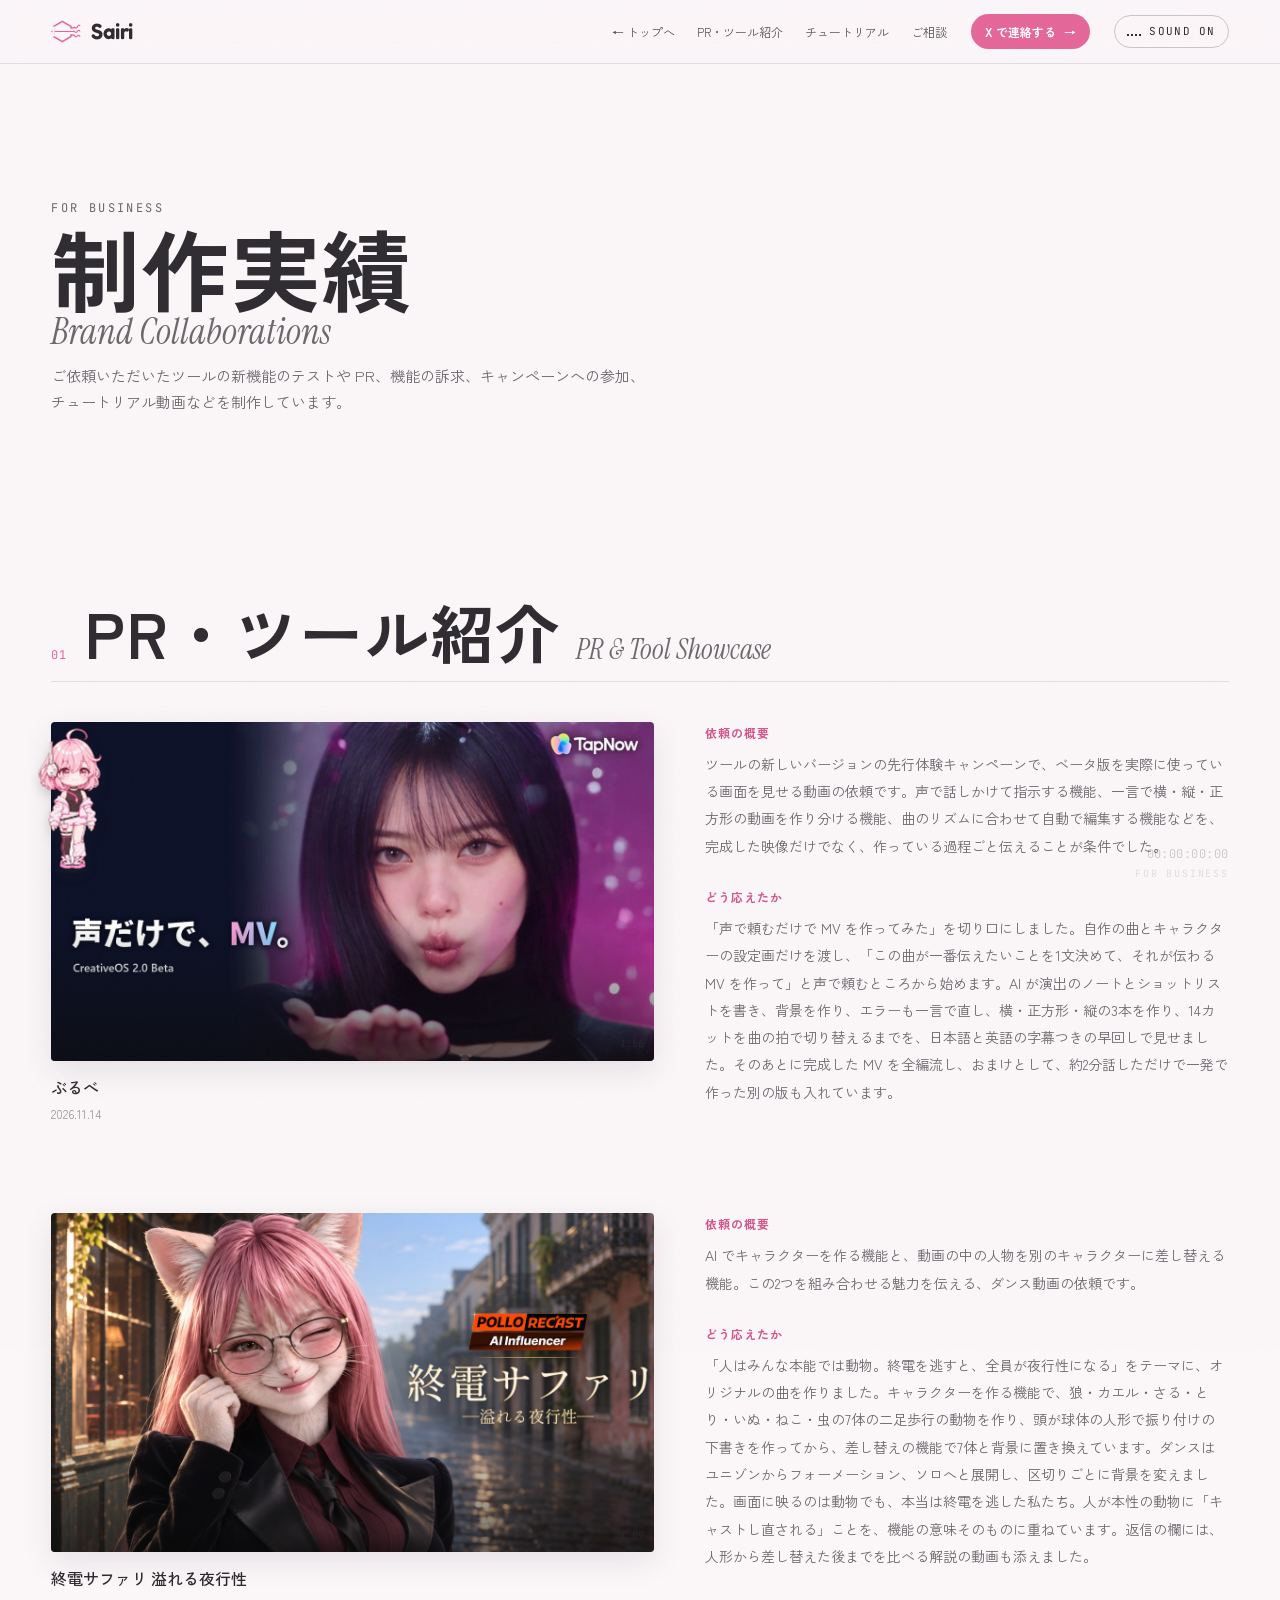
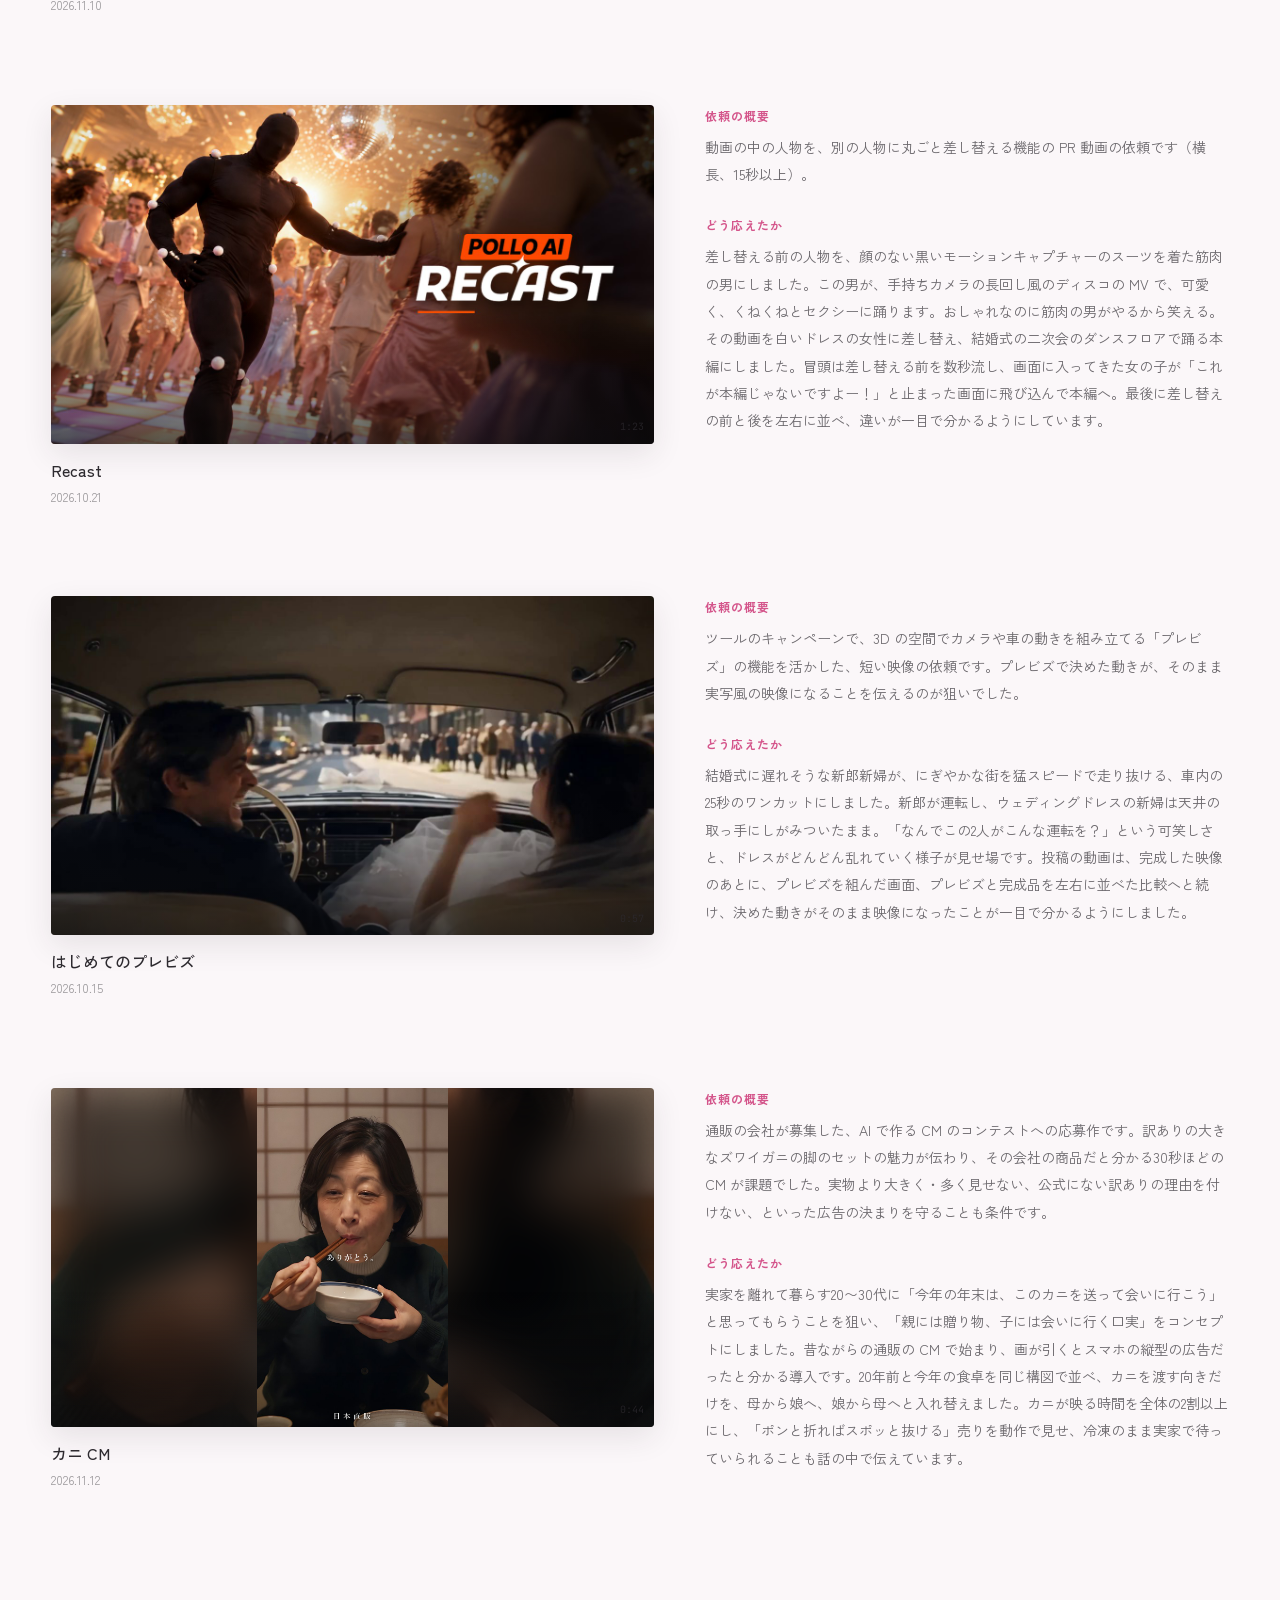
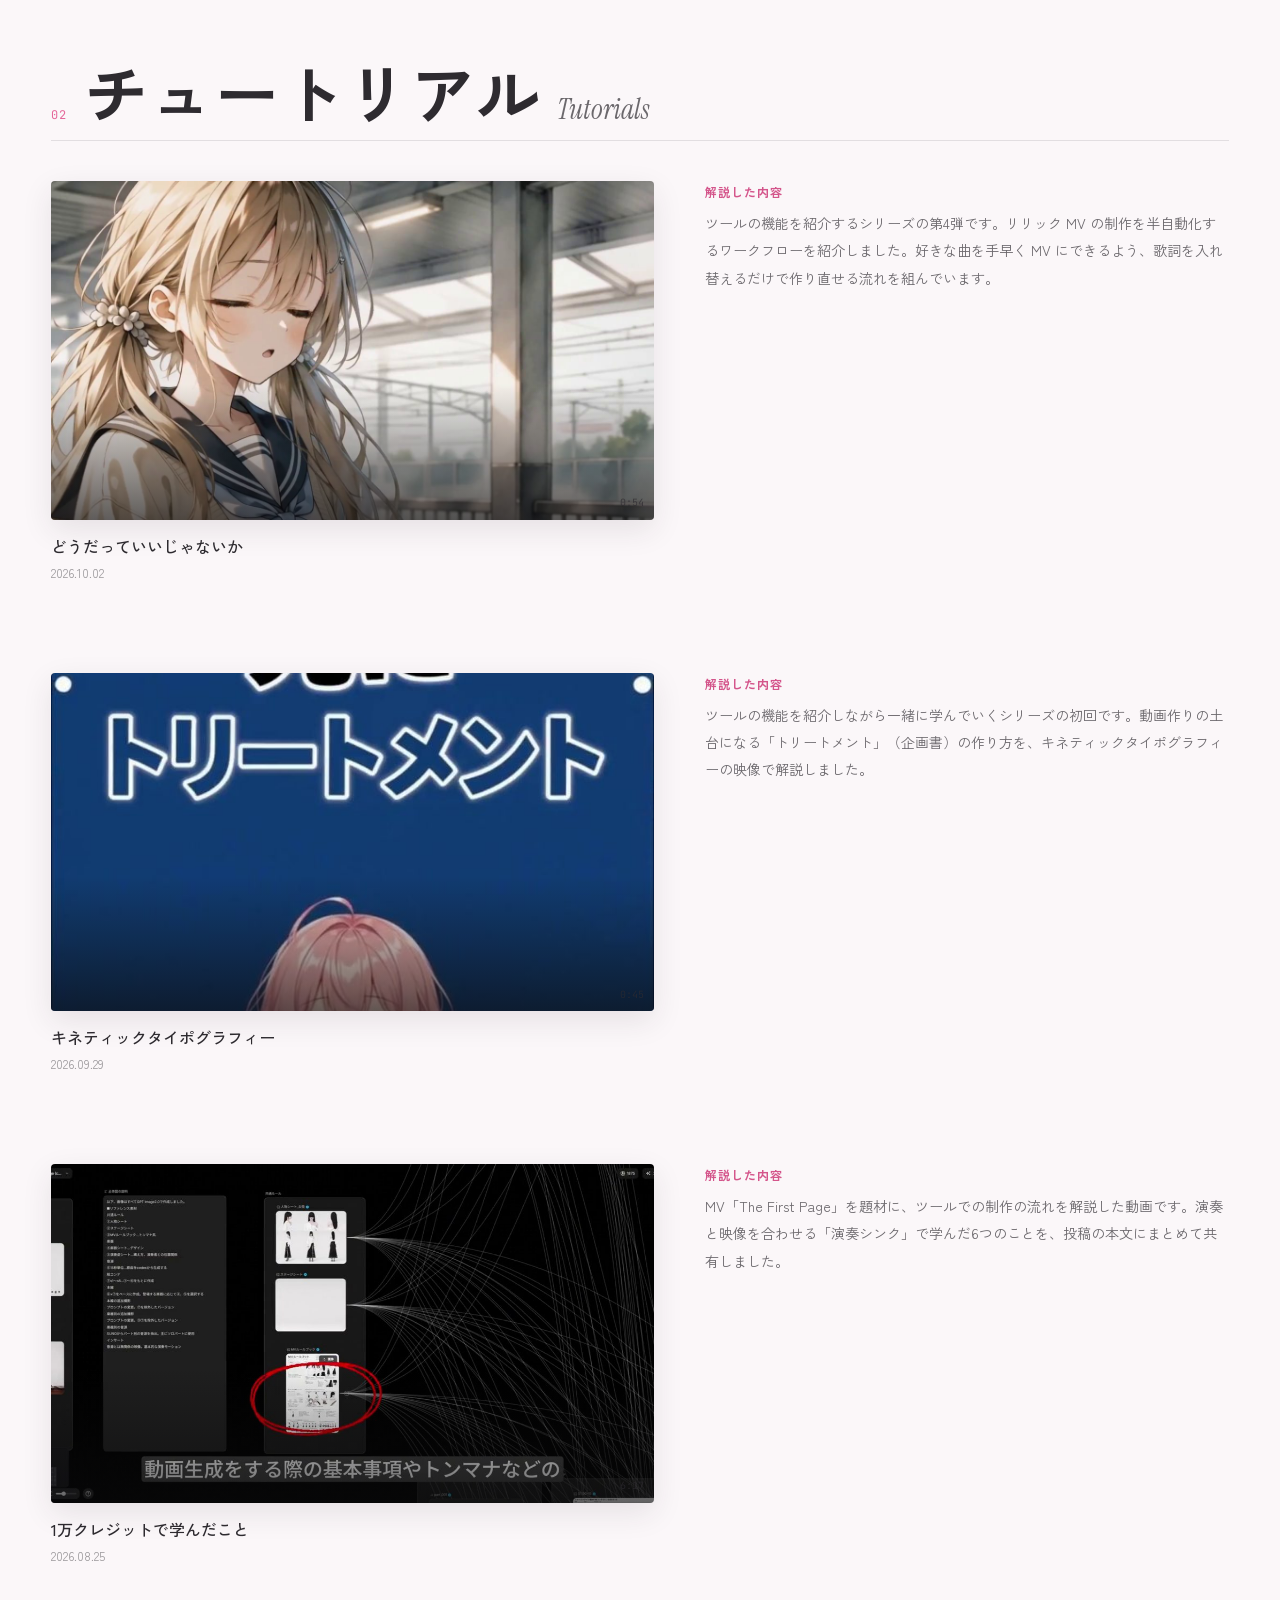
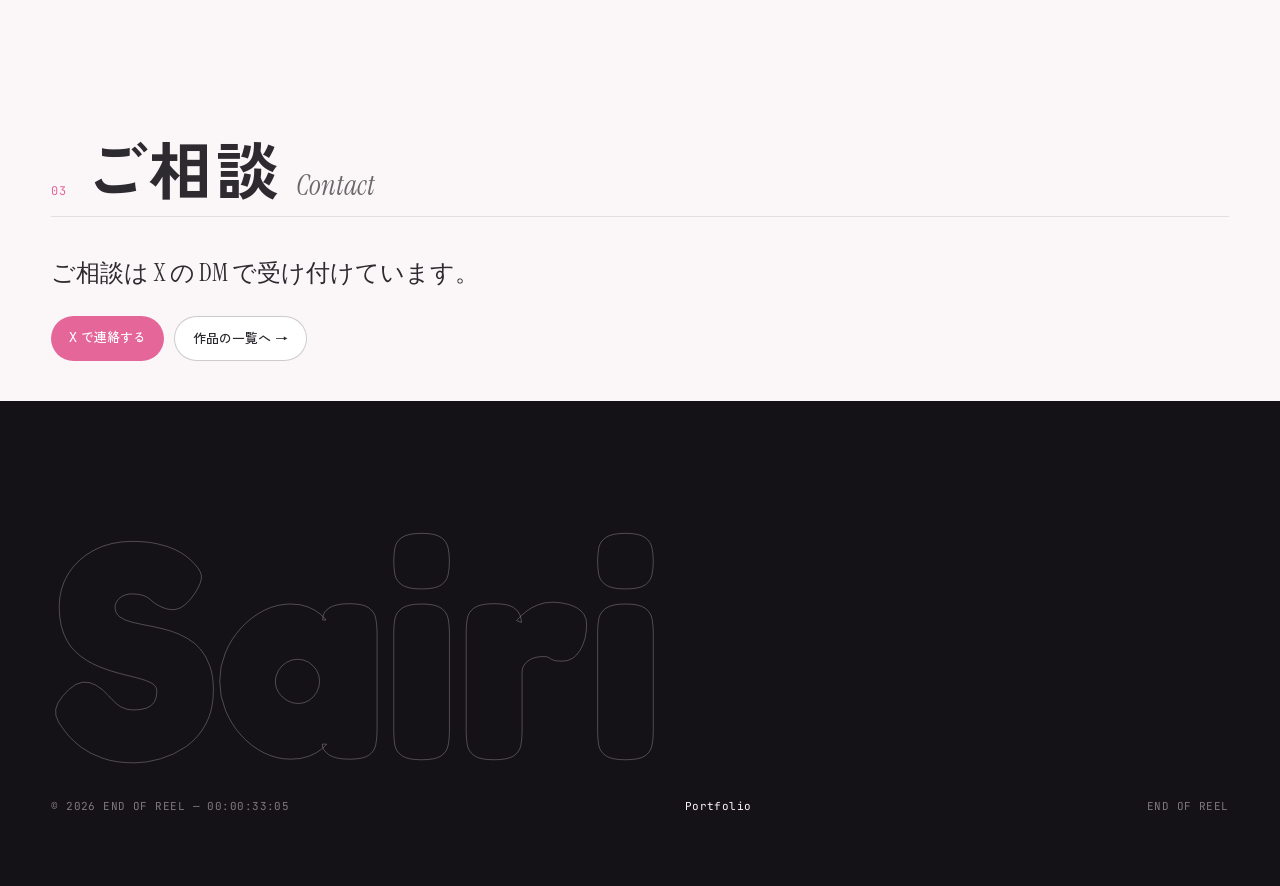
<file: business.html>
<!doctype html>
<html lang="ja">
<head>
<meta charset="utf-8">
<meta name="viewport" content="width=device-width, initial-scale=1">
<title>For Business — Sairi</title>
<meta name="description" content="企業・ブランド向けの AI 映像制作の実績とご相談の窓口。">
<meta property="og:title" content="Sairi Studio — For Business">
<meta property="og:description" content="ツールの新機能の PR・テスター、機能の訴求、キャンペーン参加、チュートリアル動画などの制作実績。">
<meta property="og:url" content="https://sairi-studio.github.io/business.html">
<meta property="og:image" content="https://sairi-studio.github.io/assets/og.png">
<meta property="og:image:width" content="1200">
<meta property="og:image:height" content="630">
<meta name="twitter:image" content="https://sairi-studio.github.io/assets/og.png">
<meta name="twitter:card" content="summary_large_image">
<link rel="preconnect" href="https://fonts.googleapis.com">
<link rel="preconnect" href="https://fonts.gstatic.com" crossorigin>
<link href="https://fonts.googleapis.com/css2?family=Fredoka:wght@500;600;700&family=Instrument+Serif:ital@0;1&family=JetBrains+Mono:wght@400;500&family=Zen+Kaku+Gothic+New:wght@400;500;700&display=swap" rel="stylesheet">
<link rel="stylesheet" href="assets/style.css?v=66">
</head>
<body data-page="business">

<header class="hud">
  <a class="hud__brand" href="index.html"><span class="brand-mark" aria-hidden="true"></span><span class="js-name">Sairi</span></a>
  <nav class="hud__nav">
    <a href="index.html">← トップへ</a>
    <a href="#tool">PR・ツール紹介</a>
    <a href="#tutorial">チュートリアル</a>
    <a href="#contact">ご相談</a>
  </nav>
  <a class="hud__biz js-linkX" href="https://x.com/sairin_hamumu" target="_blank" rel="noopener">X で連絡する<span>→</span></a>
  <button class="hud__sound" id="soundToggle" aria-pressed="false"><span class="eq"><i></i><i></i><i></i><i></i></span><span class="lbl">SOUND OFF</span></button>
</header>
<div class="hud-tc mono" aria-hidden="true"><span class="js-tc">00:00:00:00</span><span class="hud-tc__sec js-sec">FOR BUSINESS</span></div>
<div class="chibi__shadow" aria-hidden="true"></div>
<div class="chibi" aria-hidden="true"><img src="assets/chibi/front.png" alt=""><span class="chibi__say"></span></div>
<div class="cursor" id="cursor" aria-hidden="true"><svg class="cursor__ring" viewBox="0 0 100 100"><circle class="cursor__track" cx="50" cy="50" r="47"/><circle class="cursor__meter" cx="50" cy="50" r="47"/></svg><span class="cursor__label"></span></div>

<main>
  <section class="biz-hero" data-sec="FOR BUSINESS">
    <p class="hero__kicker mono">For Business</p>
    <h1>制作実績<small>Brand Collaborations</small></h1>
    <p>ご依頼いただいたツールの新機能のテストや PR、機能の訴求、キャンペーンへの参加、チュートリアル動画などを制作しています。</p>
  </section>

  <section class="sec" id="tool" data-sec="TOOL SHOWCASE">
    <div class="sec__head">
      <span class="sec__no mono">01</span>
      <h2 class="sec__title">PR・ツール紹介<em>PR &amp; Tool Showcase</em></h2>
    </div>
    <div class="cases" data-biz="tool"></div>
  </section>

  <section class="sec" id="tutorial" data-sec="TUTORIALS">
    <div class="sec__head">
      <span class="sec__no mono">02</span>
      <h2 class="sec__title">チュートリアル<em>Tutorials</em></h2>
    </div>
    <div class="cases" data-biz="tutorial"></div>
  </section>

  <section class="sec about" id="contact" data-sec="CONTACT">
    <div class="sec__head">
      <span class="sec__no mono">03</span>
      <h2 class="sec__title">ご相談<em>Contact</em></h2>
    </div>
    <p class="about__lead">ご相談は X の DM で受け付けています。</p>
    <div class="about__links">
      <a class="pill" id="linkX" href="#" target="_blank" rel="noopener">X で連絡する</a>
      <a class="pill is-ghost" href="index.html">作品の一覧へ →</a>
    </div>
  </section>
</main>

<footer class="foot">
  <div class="foot__big"><span class="js-name">Sairi</span></div>
  <div class="foot__row mono"><span>© 2026 <span class="js-name">Sairi</span></span><a href="index.html">Portfolio</a><span>END OF REEL</span></div>
</footer>

<script src="data/site.js?v=66"></script>
<script src="data/works.js?v=66"></script>
<script src="assets/app.js?v=66"></script>
<script src="assets/fx.js?v=66"></script>
<script defer src="https://static.cloudflareinsights.com/beacon.min.js" data-cf-beacon='{"token": "d2205b81fb544653b3b5b5ac9af31e8f"}'></script>
</body>
</html>
</file>
<file: assets/style.css>
:root{
  --bg:#0a0a0b;
  --bg-2:#121214;
  --line:rgba(236,232,225,.12);
  --line-2:rgba(236,232,225,.24);
  --fg:#ece8e1;
  --fg-2:rgba(236,232,225,.62);
  --fg-3:rgba(236,232,225,.38);
  --accent:#ff4d2e;            --c-mv-anime:#8fa8ff;
  --c-mv-live:#e6c27a;
  --c-anime:#ff7a5c;
  --c-client:#8fd6b8;
  --c-study:#b9a6ff;
  --serif:"Instrument Serif", "Times New Roman", serif;
  --sans:"Zen Kaku Gothic New", system-ui, sans-serif;
  --mono:"JetBrains Mono", ui-monospace, monospace;
  --gutter:clamp(16px, 4vw, 56px);
  --ease:cubic-bezier(.2,.7,.1,1);
}
*{box-sizing:border-box}
html{scroll-behavior:smooth}
body{
  margin:0;background:var(--bg);color:var(--fg);
  font-family:var(--sans);font-size:15px;line-height:1.75;
  -webkit-font-smoothing:antialiased;overflow-x:hidden;
}
body.is-loading{overflow:hidden}
a{color:inherit;text-decoration:none}
button{font:inherit;color:inherit;background:none;border:0;cursor:pointer}
.mono{font-family:var(--mono);letter-spacing:.04em}
img,video{display:block;max-width:100%}

body::after{
  content:"";position:fixed;inset:-50%;pointer-events:none;z-index:90;opacity:.06;
  background-image:url("data:image/svg+xml;utf8,<svg xmlns='http://www.w3.org/2000/svg' width='160' height='160'><filter id='n'><feTurbulence type='fractalNoise' baseFrequency='.9' numOctaves='2' stitchTiles='stitch'/></filter><rect width='100%' height='100%' filter='url(%23n)'/></svg>");
  animation:grain 1s steps(6) infinite;
}
@keyframes grain{
  0%{transform:translate(0,0)}20%{transform:translate(-3%,2%)}40%{transform:translate(2%,-3%)}
  60%{transform:translate(-2%,-1%)}80%{transform:translate(3%,3%)}100%{transform:translate(0,0)}
}

.slate{
  position:fixed;inset:0;z-index:100;background:var(--bg);
  display:flex;flex-direction:column;align-items:center;justify-content:center;gap:40px;
  transition:clip-path 1.1s var(--ease);clip-path:inset(0 0 0 0);
}
.slate.is-out{clip-path:inset(0 0 100% 0)}
.slate__board{width:min(440px, 86vw);transform-origin:left bottom}
.slate__stick{
  display:flex;height:34px;background:var(--fg);transform-origin:0 100%;
  transform:rotate(-14deg);transition:transform .22s cubic-bezier(.6,0,.9,.4);
  overflow:hidden;
}
.slate__stick span{flex:1;background:var(--bg);transform:skewX(-30deg);margin:0 10px}
.slate.is-clap .slate__stick{transform:rotate(0)}
.slate__body{border:1px solid var(--fg);border-top:0;padding:18px 20px;margin-top:4px}
.slate__row,.slate__grid>div{display:flex;flex-direction:column;gap:2px;padding:6px 0}
.slate__grid{display:grid;grid-template-columns:repeat(3,1fr);border-block:1px solid var(--line-2);margin:6px 0}
.slate__grid>div+div{border-left:1px solid var(--line-2);padding-left:12px}
.slate .k{font-family:var(--mono);font-size:10px;color:var(--fg-3);letter-spacing:.2em}
.slate .v{font-family:var(--serif);font-size:30px;line-height:1.05}
.slate .v.mono{font-family:var(--mono);font-size:22px}
.slate__enter{display:flex;flex-wrap:wrap;gap:12px;justify-content:center;opacity:0;transform:translateY(8px);transition:.6s var(--ease)}
.slate.is-ready .slate__enter{opacity:1;transform:none}
.slate__hint{width:100%;text-align:center;margin:0;font-size:12px;color:var(--fg-3)}
.btn-enter{
  display:inline-flex;align-items:center;gap:10px;padding:12px 22px;border-radius:999px;
  background:var(--fg);color:var(--bg);font-weight:500;font-size:14px;transition:transform .3s var(--ease)
}
.btn-enter:hover{transform:scale(1.04)}
.btn-enter.is-ghost{background:transparent;color:var(--fg);border:1px solid var(--line-2)}
.btn-enter .dot{width:8px;height:8px;border-radius:50%;background:var(--accent);animation:blink 1.2s infinite}
@keyframes blink{50%{opacity:.2}}

.hud{
  position:fixed;top:0;left:0;right:0;z-index:50;display:flex;align-items:center;gap:24px;
  padding:18px var(--gutter);background:linear-gradient(rgba(10,10,11,.75),rgba(10,10,11,0));
}
.hud__brand{display:flex;align-items:center;gap:10px;font-family:var(--serif);font-size:22px}
.rec{width:9px;height:9px;border-radius:50%;background:var(--accent);animation:blink 1.6s infinite}
.hud__nav{display:flex;gap:22px;margin-left:auto;font-size:13px}
.hud__nav a{position:relative;opacity:.8}
.hud__nav a:hover{opacity:1}
.hud__nav a::after{content:"";position:absolute;left:0;right:0;bottom:2px;height:1px;background:currentColor;transform:scaleX(0);transform-origin:right;transition:transform .4s var(--ease)}
.hud__nav a:hover::after{transform:scaleX(1);transform-origin:left}
.hud__sound{display:flex;align-items:center;gap:8px;font-family:var(--mono);font-size:11px;letter-spacing:.12em;padding:6px 12px;border:1px solid rgba(255,255,255,.4);border-radius:999px}
.eq{display:flex;gap:2px;align-items:flex-end;height:10px}
.eq i{width:2px;height:2px;background:currentColor;transition:height .2s}
.hud__sound[aria-pressed="true"] .eq i{animation:eq .9s infinite ease-in-out}
.hud__sound[aria-pressed="true"] .eq i:nth-child(2){animation-delay:-.3s}
.hud__sound[aria-pressed="true"] .eq i:nth-child(3){animation-delay:-.6s}
.hud__sound[aria-pressed="true"] .eq i:nth-child(4){animation-delay:-.15s}
@keyframes eq{0%,100%{height:2px}50%{height:10px}}

.hud-tc{
  position:fixed;right:var(--gutter);bottom:18px;z-index:50;display:flex;flex-direction:column;align-items:flex-end;
  font-size:12px;mix-blend-mode:difference;pointer-events:none
}
.hud-tc__sec{font-size:10px;opacity:.6;letter-spacing:.18em}

.cursor{
  position:fixed;left:0;top:0;z-index:95;pointer-events:none;width:12px;height:12px;margin:-6px 0 0 -6px;
  border-radius:50%;background:var(--fg);mix-blend-mode:difference;
  transition:width .35s var(--ease),height .35s var(--ease),margin .35s var(--ease),background .35s;
  display:flex;align-items:center;justify-content:center
}
.cursor__label{font-family:var(--mono);font-size:10px;letter-spacing:.14em;color:var(--bg);opacity:0;white-space:nowrap;transition:opacity .2s}
.cursor.is-play{width:92px;height:92px;margin:-46px 0 0 -46px;mix-blend-mode:normal;background:var(--fg)}
.cursor.is-play .cursor__label{opacity:1}
@media (hover:none){.cursor{display:none}}

.hero{position:relative;height:100svh;min-height:560px;overflow:hidden}
.hero__gl,.hero__video{position:absolute;inset:0;width:100%;height:100%;object-fit:cover}
.hero__video{opacity:0}
.hero.no-gl .hero__video{opacity:1}
.hero.no-gl .hero__gl{display:none}
.hero__shade{position:absolute;inset:0;background:
  linear-gradient(180deg,rgba(10,10,11,.55) 0%,rgba(10,10,11,0) 30%,rgba(10,10,11,0) 55%,rgba(10,10,11,.9) 100%)}
.hero__inner{position:absolute;left:var(--gutter);right:var(--gutter);bottom:clamp(120px,20vh,190px)}
.hero__kicker{font-size:12px;letter-spacing:.2em;text-transform:uppercase;color:var(--fg-2);margin:0 0 8px}
.hero__title{
  font-family:var(--serif);font-weight:400;font-size:clamp(72px,17vw,260px);line-height:.85;margin:0;letter-spacing:-.02em
}
.split .ch{display:inline-block;transform:translateY(105%);transition:transform 1.2s var(--ease)}
.split{display:inline-block;overflow:hidden;padding-bottom:.06em}
body.is-in .split .ch{transform:none}
.hero__tag{white-space:pre-line;margin:18px 0 0;font-size:clamp(14px,1.4vw,18px);color:var(--fg-2);max-width:32em}
.hero__reel{padding-right:130px;
  position:absolute;left:var(--gutter);right:var(--gutter);bottom:28px;display:flex;gap:6px
}
.reel-item{flex:1;text-align:left;padding-top:10px;position:relative;min-width:0}
.reel-item::before,.reel-item i{content:"";position:absolute;left:0;top:0;height:2px}
.reel-item::before{right:0;background:var(--line-2)}
.reel-item i{width:0;background:var(--fg)}
.reel-item span{display:block;font-size:11px;color:var(--fg-3);overflow:hidden;text-overflow:ellipsis;white-space:nowrap;transition:color .3s}
.reel-item.is-on span,.reel-item:hover span{color:var(--fg)}
.hero__scroll{position:absolute;right:var(--gutter);top:50%;writing-mode:vertical-rl;font-size:10px;letter-spacing:.3em;color:var(--fg-2);display:flex;align-items:center;gap:10px}
.hero__scroll span{width:1px;height:60px;background:var(--line-2);position:relative;overflow:hidden}
.hero__scroll span::after{content:"";position:absolute;left:0;top:-30%;width:1px;height:30%;background:var(--fg);animation:drip 2s infinite var(--ease)}
@keyframes drip{to{top:100%}}

.sec{padding:clamp(80px,14vh,160px) var(--gutter) 40px}
.sec__head{display:flex;align-items:baseline;gap:18px;margin-bottom:40px;border-bottom:1px solid var(--line);padding-bottom:14px}
.sec__head--sub{margin-top:clamp(70px,10vh,120px)}
.sec__no{font-size:12px;color:var(--fg-3)}
.sec__title{font-family:var(--serif);font-weight:400;font-size:clamp(44px,7vw,104px);line-height:.95;margin:0;letter-spacing:-.01em}
.sec__title em{font-family:var(--sans);font-style:normal;font-size:13px;color:var(--fg-2);margin-left:14px;letter-spacing:.06em;vertical-align:middle}
.reveal{opacity:0;transform:translateY(40px);transition:opacity 1s var(--ease),transform 1s var(--ease)}
.reveal.is-in{opacity:1;transform:none}

.card{position:relative;display:block;cursor:none}
@media (hover:none){.card{cursor:pointer}}
.card__media{position:relative;overflow:hidden;background:var(--bg-2);aspect-ratio:16/9;border-radius:4px}
.card__media img,.card__media video{position:absolute;inset:0;width:100%;height:100%;object-fit:cover;transition:transform 1.2s var(--ease),opacity .5s}
.card__media video{opacity:0}
.card.is-playing .card__media video{opacity:1}
.card:hover .card__media img,.card:hover .card__media video{transform:scale(1.04)}
.card__media::after{   content:"";position:absolute;inset:0;pointer-events:none;
  background:linear-gradient(180deg,transparent 0 60%,rgba(10,10,11,.7));opacity:.9
}
.card.is-tall .card__media{background:var(--poster) center/cover}
.card.is-tall .card__media::before{content:"";position:absolute;inset:0;backdrop-filter:blur(24px) brightness(.45);z-index:0}
.card.is-tall .card__media img,.card.is-tall .card__media video{object-fit:contain;z-index:1}
.card__tc{position:absolute;right:10px;bottom:8px;z-index:2;font-family:var(--mono);font-size:10px;color:var(--fg-2)}
.card__badges{position:absolute;left:10px;top:10px;z-index:2;display:flex;gap:6px;flex-wrap:wrap}
.badge{font-family:var(--mono);font-size:9.5px;letter-spacing:.12em;padding:3px 7px;border-radius:2px;background:rgba(10,10,11,.6);backdrop-filter:blur(6px);border:1px solid var(--line-2);text-transform:uppercase}
.badge.is-long{background:var(--fg);color:var(--bg);border-color:var(--fg)}
.card__meta{display:flex;justify-content:space-between;gap:12px;padding-top:12px;align-items:baseline}
.card__title{font-size:16px;font-weight:500;margin:0}
.card__sub{font-size:12px;color:var(--fg-3);margin:2px 0 0}
.card__genre{font-family:var(--mono);font-size:10px;letter-spacing:.12em;white-space:nowrap;display:flex;align-items:center;gap:6px;color:var(--fg-2)}
.card__genre::before{content:"";width:7px;height:7px;border-radius:50%;background:var(--gc,var(--fg))}
.card__learn{font-size:12px;color:var(--fg-2);margin:6px 0 0}
.card__learn b{font-family:var(--mono);font-weight:400;font-size:10px;letter-spacing:.14em;color:var(--fg-3);margin-right:6px}
.g-mv-anime{--gc:var(--c-mv-anime)}.g-mv-live{--gc:var(--c-mv-live)}.g-anime{--gc:var(--c-anime)}.g-client{--gc:var(--c-client)}.g-study{--gc:var(--c-study)}

.awards{display:grid;gap:24px;grid-template-columns:1fr}
.awards[data-n="2"]{grid-template-columns:1fr 1fr}
.awards[data-n="3"],.awards[data-n="4"]{grid-template-columns:repeat(2,1fr)}
.awards[data-n="3"] .award:first-child{grid-column:1/-1}
.award{display:grid;grid-template-columns:1.6fr 1fr;gap:clamp(20px,3vw,48px);align-items:end}
.awards[data-n="2"] .award,.awards[data-n="3"] .award:not(:first-child),.awards[data-n="4"] .award{grid-template-columns:1fr}
.award__info{padding-bottom:6px}
.award__event{font-family:var(--mono);font-size:11px;letter-spacing:.16em;color:var(--accent);text-transform:uppercase;margin:0}
.award__result{font-family:var(--serif);font-size:clamp(34px,4.6vw,68px);line-height:1;margin:10px 0 14px}
.award__work{font-size:18px;margin:0}
.award__note{color:var(--fg-2);font-size:14px;margin:10px 0 0}
.laurel{display:inline-flex;align-items:center;gap:10px}
.laurel svg{width:22px;height:22px;color:var(--accent)}

.picks{display:grid;grid-auto-flow:column;grid-auto-columns:minmax(300px,38vw);gap:20px;overflow-x:auto;scroll-snap-type:x mandatory;padding-bottom:18px;margin-right:calc(var(--gutter) * -1);padding-right:var(--gutter);scrollbar-width:thin;scrollbar-color:var(--line-2) transparent}
.picks .card{scroll-snap-align:start}
.picks .card__no{font-family:var(--serif);font-size:56px;line-height:1;position:absolute;left:-2px;top:-34px;z-index:3;color:var(--fg)}
.picks{padding-top:34px}

.filters{display:flex;flex-wrap:wrap;gap:8px;margin-bottom:34px}
.chip{font-size:12px;padding:7px 14px;border:1px solid var(--line-2);border-radius:999px;color:var(--fg-2);display:flex;gap:8px;align-items:center;transition:.3s var(--ease)}
.chip sup{font-family:var(--mono);font-size:9px;opacity:.6}
.chip:hover{color:var(--fg);border-color:var(--fg-2)}
.chip[aria-selected="true"]{background:var(--fg);color:var(--bg);border-color:var(--fg)}
.grid{display:grid;grid-template-columns:repeat(12,1fr);gap:clamp(28px,4vw,56px) clamp(16px,2vw,28px)}
.grid .card{grid-column:span 4;transition:opacity .5s var(--ease),transform .5s var(--ease)}
.grid .card.is-long{grid-column:span 6}
.grid .card.is-hidden{display:none}
.grid .card:nth-child(4n+2){transform:translateY(0)}
@media (max-width:900px){.grid .card,.grid .card.is-long{grid-column:span 6}}
@media (max-width:600px){.grid .card,.grid .card.is-long{grid-column:span 12}}

.journey{position:relative}
.journey__sticky{position:sticky;top:0;height:100svh;overflow:hidden;display:flex;flex-direction:column;padding:clamp(70px,10vh,110px) 0 30px}
.journey__head{display:flex;gap:30px;justify-content:space-between;align-items:flex-end;padding:0 var(--gutter)}
.journey__head .sec__head{flex:1;margin-bottom:0}
.skills{width:min(360px,34vw);flex-shrink:0}
.skills__label{font-size:10px;letter-spacing:.18em;color:var(--fg-3);margin:0 0 8px}
.skills__label b{color:var(--fg);font-weight:500}
.skills__list{list-style:none;margin:0;padding:0;display:flex;flex-wrap:wrap;gap:5px}
.skills__list li{font-size:11px;padding:2px 9px;border-radius:999px;border:1px dashed var(--line-2);color:var(--fg-3);transition:.5s var(--ease)}
.skills__list li.is-on{border-style:solid;border-color:var(--fg);color:var(--bg);background:var(--fg)}
.skills__list li.is-pop{animation:pop .6s var(--ease)}
@keyframes pop{40%{transform:scale(1.18)}}
.journey__viewport{position:relative;flex:1;margin-top:28px;min-height:0}
.journey__ruler{position:absolute;left:0;top:0;height:30px;white-space:nowrap;will-change:transform}
.ruler__m{position:absolute;top:0;height:30px;border-left:1px solid var(--line-2);padding-left:8px;font-family:var(--mono);font-size:11px;color:var(--fg-2)}
.ruler__m::after{content:"";position:absolute;left:-1px;top:30px;width:1px;height:100vh;background:var(--line)}
.ruler__t{position:absolute;top:18px;height:12px;border-left:1px solid var(--line)}
.journey__track{position:absolute;left:0;top:48px;bottom:0;will-change:transform}
.jcard{position:absolute;width:clamp(230px,21vw,300px)}
.jcard .card__media{aspect-ratio:16/10}
.jcard__date{font-family:var(--mono);font-size:10px;letter-spacing:.14em;color:var(--fg-3);display:flex;gap:8px;align-items:center;margin-bottom:8px}
.jcard__date::before{content:"";width:7px;height:7px;border-radius:50%;background:var(--gc,var(--fg))}
.jcard__learn{margin:10px 0 0;padding:10px 12px;border-left:2px solid var(--gc,var(--fg));background:rgba(236,232,225,.04)}
.jcard__learn small{display:block;font-family:var(--mono);font-size:9.5px;letter-spacing:.18em;color:var(--fg-3)}
.jcard__learn strong{display:block;font-weight:500;font-size:15px;line-height:1.4;margin-top:2px}
.jcard__learn p{margin:4px 0 0;font-size:12px;color:var(--fg-2);line-height:1.6}
.jcard__tags{display:flex;flex-wrap:wrap;gap:4px;margin-top:8px}
.jcard__tags span{font-size:10px;color:var(--fg-3);border:1px solid var(--line);padding:1px 7px;border-radius:999px}
.jcard.is-text .jcard__body{border:1px solid var(--line);padding:16px;border-radius:4px}
.journey__playhead{position:absolute;top:0;bottom:0;left:50%;width:1px;background:var(--accent);pointer-events:none}
.journey__playhead::before{content:"";position:absolute;top:0;left:-6px;border:6px solid transparent;border-top:8px solid var(--accent)}
.journey__playhead span{position:absolute;top:-2px;left:10px;font-size:11px;color:var(--accent)}

@media (max-width:760px){
  .journey__sticky{position:relative;height:auto;overflow:visible}
  .journey__head{flex-direction:column;align-items:stretch}
  .skills{width:auto}
  .journey__viewport{margin-top:30px}
  .journey__ruler,.journey__playhead{display:none}
  .journey__track{position:relative;top:0;transform:none!important;display:flex;flex-direction:column;gap:44px;padding:0 var(--gutter);border-left:1px solid var(--line-2);margin-left:var(--gutter)}
  .jcard{position:relative;left:auto!important;top:auto!important;width:auto}
}

.about__grid{display:grid;grid-template-columns:1fr 1.2fr;gap:clamp(30px,6vw,90px)}
.about__stats{display:grid;grid-template-columns:1fr 1fr;gap:1px;background:var(--line);border:1px solid var(--line);align-self:start}
.stat{background:var(--bg);padding:22px}
.stat b{display:block;font-family:var(--serif);font-weight:400;font-size:clamp(48px,6vw,84px);line-height:1}
.stat span{font-size:12px;color:var(--fg-2)}
.about__lead{white-space:pre-line;font-family:var(--serif);font-size:clamp(24px,2.6vw,36px);line-height:1.35;margin:0 0 20px}
.about__text>p{color:var(--fg-2)}
.about__links{display:flex;flex-wrap:wrap;gap:10px;margin-top:26px}
.pill{padding:10px 18px;border-radius:999px;background:var(--fg);color:var(--bg);font-size:13px;font-weight:500;transition:transform .3s var(--ease)}
.pill:hover{transform:translateY(-2px)}
.pill.is-ghost{background:transparent;color:var(--fg);border:1px solid var(--line-2)}
@media (max-width:800px){.about__grid{grid-template-columns:1fr}}

.making{margin-top:70px;border-top:1px solid var(--line);border-bottom:1px solid var(--line)}
.making summary{list-style:none;cursor:pointer;padding:18px 0;display:flex;gap:16px;align-items:center;font-size:14px}
.making summary::-webkit-details-marker{display:none}
.making summary span{font-size:10px;letter-spacing:.2em;color:var(--accent)}
.making summary::after{content:"+";margin-left:auto;font-family:var(--mono);transition:transform .3s}
.making[open] summary::after{transform:rotate(45deg)}
.making__body{color:var(--fg-2);padding-bottom:24px;max-width:46em}
.making__body b{color:var(--fg);font-weight:500}
.making__body ol{padding-left:1.2em}

.foot{padding:120px var(--gutter) 70px;overflow:hidden}
.foot__big{font-family:var(--serif);font-size:clamp(80px,24vw,380px);line-height:.8;letter-spacing:-.03em;white-space:nowrap;color:transparent;-webkit-text-stroke:1px var(--line-2)}
.foot__row{display:flex;flex-wrap:wrap;gap:24px;justify-content:space-between;margin-top:30px;font-size:11px;color:var(--fg-3)}
.foot__row a{color:var(--fg)}

.biz-hero{padding:clamp(130px,22vh,220px) var(--gutter) 40px}
.biz-hero h1{font-family:var(--serif);font-weight:400;font-size:clamp(56px,10vw,150px);line-height:.9;margin:0}
.biz-hero p{color:var(--fg-2);max-width:40em}
.biz-flow{display:grid;grid-template-columns:repeat(4,1fr);gap:1px;background:var(--line);border:1px solid var(--line);margin-top:40px}
.biz-flow div{background:var(--bg);padding:18px}
.biz-flow b{font-family:var(--mono);font-size:10px;color:var(--accent);letter-spacing:.16em}
.biz-flow p{margin:6px 0 0;font-size:13px;color:var(--fg-2)}
@media (max-width:760px){.biz-flow{grid-template-columns:1fr 1fr}.hud__nav{display:none}}

@media (prefers-reduced-motion:reduce){
  *{animation:none!important;transition:none!important}
  .split .ch{transform:none}
  .reveal{opacity:1;transform:none}
}

@media (max-width:1100px) and (min-width:761px){
  .skills__list li:not(.is-on){display:none}
}
@media (max-width:760px){
  .hero__reel{padding-right:0;bottom:64px}
  .reel-item span:not(.mono){display:none}
  .hero__scroll{display:none}
  .hero__inner{bottom:120px}
  .award{grid-template-columns:1fr}
  .picks{grid-auto-columns:80vw}
}

.hud__biz{display:inline-flex;align-items:center;gap:8px;padding:7px 14px;border-radius:999px;background:var(--fg);color:var(--bg);font-size:12px;font-weight:700;white-space:nowrap;transition:transform .3s var(--ease)}
.hud__biz span{transition:transform .3s var(--ease)}
.hud__biz:hover span{transform:translateX(3px)}
@media (max-width:760px){.hud{gap:10px}.hud__brand{margin-right:auto}.hud__sound .lbl{display:none}}

.cut{position:relative;margin-top:100px;height:120px;display:flex;align-items:center;justify-content:center;
  background:repeating-linear-gradient(-45deg,var(--fg) 0 18px,var(--bg) 18px 36px);clip-path:polygon(0 30%,100% 0,100% 70%,0 100%)}
.cut span{background:var(--bg);padding:6px 16px;font-size:12px;letter-spacing:.4em}

.library{background:#050505;padding:40px 0 60px;min-height:100vh}
.library__bar{position:sticky;top:0;z-index:40;display:flex;flex-wrap:wrap;align-items:center;gap:14px 34px;padding:70px var(--gutter) 16px;background:linear-gradient(#050505 75%,rgba(5,5,5,0))}
.library__title{font-family:var(--serif);font-weight:400;font-size:clamp(30px,3.4vw,46px);margin:0;line-height:1}
.library__title em{font-family:var(--mono);font-style:normal;font-size:11px;letter-spacing:.3em;color:var(--accent);margin-left:10px;text-transform:uppercase;vertical-align:middle}
.library__tabs{display:flex;gap:6px;flex-wrap:wrap}
.ltab{font-size:13px;padding:6px 14px;border-radius:4px;color:var(--fg-2);transition:.25s}
.ltab:hover{color:var(--fg);background:rgba(236,232,225,.08)}
.ltab[aria-selected="true"]{color:var(--fg);background:rgba(236,232,225,.14);font-weight:700}
.shelf{margin-top:18px}
.shelf__head{display:flex;align-items:baseline;gap:10px;padding:0 var(--gutter)}
.shelf__head h3{margin:0;font-size:18px;font-weight:700}
.shelf__head .mono{font-size:11px;color:var(--fg-3)}
.shelf__nav{margin-left:auto;display:flex;gap:6px}
.shelf__nav button{width:30px;height:30px;border-radius:50%;border:1px solid var(--line-2);font-size:16px;line-height:1;color:var(--fg-2)}
.shelf__nav button:hover{color:var(--fg);border-color:var(--fg)}
.shelf__row{display:grid;grid-auto-flow:column;grid-auto-columns:clamp(230px,21vw,320px);gap:10px;overflow-x:auto;overflow-y:visible;
  padding:26px var(--gutter) 70px;margin-bottom:-56px;scroll-snap-type:x proximity;scroll-padding:var(--gutter);scrollbar-width:none}
.shelf__row::-webkit-scrollbar{display:none}
.tile{scroll-snap-align:start;transition:transform .45s var(--ease),z-index 0s .45s;z-index:1;transform-origin:center 40%}
.tile .card__media{border-radius:6px}
.tile .card__meta{padding-top:8px}
.tile .card__title{font-size:14px}
.tile .card__sub,.tile .card__genre{display:none}
.tile__more{max-height:0;overflow:hidden;opacity:0;font-size:11px;color:var(--fg-2);display:flex;flex-wrap:wrap;gap:4px 10px;transition:max-height .45s var(--ease),opacity .3s}
.tile__more p{width:100%;margin:2px 0 0;color:var(--fg);font-size:12px}
@media (hover:hover){
  .tile:hover{transform:scale(1.14);z-index:5;transition:transform .45s var(--ease),z-index 0s}
  .tile:first-child:hover{transform-origin:left 40%}
  .tile:hover .tile__more{max-height:80px;opacity:1}
  .tile:hover .card__media{box-shadow:0 18px 40px rgba(0,0,0,.7)}
}

.journey{--rail:150px;--pad:190px}
.journey__lead{color:var(--fg-2);margin:-10px 0 50px;padding-left:var(--pad)}
.tl{position:relative}
.tl__rail{position:absolute;left:var(--rail);top:0;bottom:0;width:1px;background:var(--line-2)}
.tl__fill{position:absolute;left:-1px;top:0;width:3px;height:0;background:var(--accent);box-shadow:0 0 12px rgba(255,77,46,.6)}
.tl__dot{position:absolute;left:calc(var(--rail) - 5px);top:8px;width:11px;height:11px;border-radius:50%;background:var(--bg);border:1px solid var(--fg-3);transition:.4s var(--ease)}
.is-on>.tl__dot{background:var(--accent);border-color:var(--accent);box-shadow:0 0 0 5px rgba(255,77,46,.18)}
.tl__month{position:relative;padding:30px 0 26px var(--pad);display:flex;align-items:baseline;gap:14px}
.tl__month .tl__dot{top:44px;width:15px;height:15px;left:calc(var(--rail) - 7px)}
.tl__month b{font-family:var(--serif);font-weight:400;font-size:clamp(40px,5vw,64px);line-height:1}
.tl__month .mono{font-size:11px;color:var(--fg-3)}
.tl__item{position:relative;padding-left:var(--pad);transition:opacity .5s var(--ease)}
.tl__item:not(.is-on){opacity:.5}
.tl__item.is-learn{display:grid;grid-template-columns:1fr minmax(300px,44%);gap:clamp(20px,3vw,48px);margin:10px 0 64px;align-items:start}
.tl__date{font-size:11px;color:var(--fg-3);margin:4px 0 0;display:flex;gap:10px;align-items:center;flex-wrap:wrap}
.tl__date span{font-family:var(--sans);font-size:10px;padding:1px 8px;border-radius:999px;border:1px solid var(--line-2);color:var(--fg-2)}
.tl__q{font-size:10px;letter-spacing:.24em;color:var(--accent);margin:22px 0 4px}
.tl__learn{font-size:clamp(22px,2.4vw,32px);font-weight:700;line-height:1.35;margin:0}
.tl__detail{color:var(--fg-2);margin:12px 0 0;font-size:14px}
.tl__skills{display:flex;flex-wrap:wrap;gap:6px;margin-top:16px}
.tl__skills span{font-size:12px;padding:3px 10px;border-radius:999px;border:1px solid rgba(255,77,46,.55);color:#ffb3a3}
.is-on .tl__skills span{animation:pop .6s var(--ease) both}
.tl__item.is-mini{margin:0 0 22px}
.tl__item.is-mini .tl__date{position:absolute;left:0;width:calc(var(--rail) - 22px);justify-content:flex-end;top:4px;margin:0}
.tl__mini{display:flex;gap:16px;align-items:center;max-width:560px}
.tl__mini .card__media{width:168px;flex-shrink:0}
.tl__mini .card__meta{padding:0;flex:1;flex-direction:column;gap:2px}
.tl__mini .card__tc,.tl__mini .card__badges{display:none}
.tl-sum{padding:30px 0 0 var(--pad);margin-top:20px;border-top:1px solid var(--line)}
.tl-sum__label{font-size:10px;letter-spacing:.24em;color:var(--accent);margin:0}
.tl-sum__num{margin:6px 0 16px;display:flex;align-items:baseline;gap:10px}
.tl-sum__num b{font-family:var(--serif);font-weight:400;font-size:72px;line-height:1}
.tl-sum__num span{color:var(--fg-2)}
.tl-sum__list{list-style:none;margin:0;padding:0;display:flex;flex-wrap:wrap;gap:6px;max-width:900px}
.tl-sum__list li{font-size:12px;padding:4px 12px;border-radius:999px;background:var(--fg);color:var(--bg)}

@media (max-width:760px){
  .journey{--rail:8px;--pad:34px}
  .tl__item.is-learn{grid-template-columns:1fr}
  .tl__item.is-learn .tl__card{order:-1}
  .tl__item.is-mini .tl__date{position:static;width:auto;justify-content:flex-start;margin-bottom:6px}
  .tl__mini .card__media{width:120px}
  .journey__lead br{display:none}
}

.sns-mini{display:flex;flex-wrap:wrap;gap:6px;margin-top:22px}
.sns-mini .sns{font-family:var(--mono);font-size:11px;letter-spacing:.08em;padding:6px 12px;border-radius:999px;border:1px solid var(--line-2);background:rgba(10,10,11,.35);backdrop-filter:blur(6px);transition:.3s var(--ease)}
.sns-mini a.sns:hover{background:var(--fg);color:var(--bg);border-color:var(--fg)}
.sns-mini .is-soon{display:none}
.foot .sns-mini{margin:26px 0 0}
.follow{margin-top:70px}
.follow__label{font-size:10px;letter-spacing:.22em;color:var(--accent);margin:0 0 14px}
.follow__grid{display:grid;grid-template-columns:repeat(auto-fit,minmax(170px,1fr));gap:1px;background:var(--line);border:1px solid var(--line)}
.follow__grid .sns{position:relative;background:var(--bg);padding:22px 20px 20px;display:flex;flex-direction:column;gap:4px;min-height:150px;overflow:hidden;transition:background .4s var(--ease),color .4s var(--ease)}
.follow__grid .sns b{font-family:var(--serif);font-weight:400;font-size:clamp(30px,3vw,42px);line-height:1}
.follow__grid .sns span{font-size:12px;color:var(--fg-2)}
.follow__grid .sns em{margin-top:auto;font-style:normal;font-size:12px;font-weight:700}
.follow__grid a.sns:hover{background:var(--fg);color:var(--bg)}
.follow__grid a.sns:hover span{color:rgba(10,10,11,.6)}
.follow__grid .is-soon{color:var(--fg-3)}
.follow__grid .is-soon em{font-weight:400;font-family:var(--mono);font-size:10px;letter-spacing:.2em}

.tl-sum{border-top:0;margin-top:0;padding-top:0}
.tl-sum__num span b{font-family:var(--serif);font-weight:400;font-size:1.6em;color:var(--fg);margin:0 2px}
.tl-wrap{display:none;margin-top:60px}
body.tl-open .tl-wrap{display:block;animation:tlIn .8s var(--ease)}
@keyframes tlIn{from{opacity:0;transform:translateY(30px)}}
.tl-toggle{margin-top:34px;display:flex;align-items:center;gap:24px;width:100%;max-width:900px;text-align:left;padding:22px 26px;border:1px solid var(--line-2);border-radius:6px;transition:.35s var(--ease)}
.tl-toggle:hover{border-color:var(--fg);background:rgba(236,232,225,.04)}
.tl-toggle span{font-size:clamp(18px,1.8vw,22px);font-weight:700}
.tl-toggle small{display:block;font-size:12px;font-weight:400;color:var(--fg-2);margin-top:2px}
.tl-toggle i{margin-left:auto;font-style:normal;font-family:var(--mono);font-size:22px;color:var(--accent);transition:transform .4s var(--ease)}
.tl-toggle__close{display:none}
body.tl-open .tl-toggle__open{display:none}
body.tl-open .tl-toggle__close{display:inline}
body.tl-open .tl-toggle i{transform:rotate(45deg)}
.tl-toggle--end{margin:40px 0 0 var(--pad);width:auto;font-size:16px;font-weight:700}
.tl-toggle--end i{transform:rotate(45deg)}

.dock{position:fixed;left:var(--gutter);bottom:18px;z-index:60;display:flex;gap:6px;opacity:0;transform:translateY(16px);pointer-events:none;transition:.45s var(--ease)}
.dock.is-show{opacity:1;transform:none;pointer-events:auto}
.dock__btn{font-size:12px;padding:9px 14px;border-radius:999px;background:rgba(18,18,20,.82);backdrop-filter:blur(10px);border:1px solid var(--line-2);white-space:nowrap;transition:.3s var(--ease)}
.dock__btn:hover{border-color:var(--fg)}
.dock__btn.is-main{background:var(--fg);color:var(--bg);border-color:var(--fg);font-weight:700}
.dock__close{display:none}
.dock.in-tl .dock__close{display:inline-block}
.dock.in-lib .is-main{display:none}
@media (max-width:760px){
  .dock{left:12px;right:12px;bottom:12px;justify-content:center}
  .hud-tc{display:none}
}
.lib-empty{margin:40px var(--gutter);padding:60px 30px;border:1px dashed var(--line-2);border-radius:6px;text-align:center;color:var(--fg-2)}
.lib-empty span{display:block;margin-top:8px;font-size:10px;letter-spacing:.3em;color:var(--fg-3)}
.g-mv{--gc:var(--c-mv-anime)}.g-short{--gc:var(--c-mv-live)}.g-making{--gc:var(--c-client)}.g-music{--gc:var(--c-study)}

.slate{gap:22px}
.slate__board{animation:slateIn 1s var(--ease) both}
@keyframes slateIn{from{opacity:0}}
.slate__hello{margin:0;font-family:var(--serif);font-style:italic;font-size:22px;color:var(--fg-2);letter-spacing:.06em;opacity:0;animation:helloIn 1.2s .2s var(--ease) forwards}
@keyframes helloIn{from{opacity:0;transform:translateY(8px)}to{opacity:1;transform:none}}
.slate__board{width:min(460px,88vw)}
.slate__body{padding:22px 24px 18px}
.slate__kind{margin:0;font-size:13px;color:var(--fg-2);letter-spacing:.08em}
.slate__name{margin:6px 0 4px;font-family:var(--serif);font-weight:400;font-size:clamp(54px,12vw,76px);line-height:1;display:flex;align-items:baseline;gap:14px}
.slate__name small{font-family:var(--sans);font-size:18px;font-weight:500;color:var(--fg-2)}
.slate__handle{display:inline-block;font-size:12px;color:var(--fg-2);border-bottom:1px solid var(--line-2);padding-bottom:1px}
.slate__handle:hover{color:var(--fg)}
.slate__grid{margin:16px 0 10px}
.slate .k{font-family:var(--sans);font-size:11px;letter-spacing:.06em;color:var(--fg-3)}
.slate .v{font-family:var(--sans);font-size:15px;font-weight:500;line-height:1.4}
.slate .v b{font-family:var(--serif);font-weight:400;font-size:30px;margin-right:2px}
.slate .v--sm{font-size:13px}
.slate__grid .v{display:flex;align-items:baseline;min-height:36px}
.slate__tc{display:flex;align-items:baseline;gap:12px}
.slate__tc .mono{font-size:15px;color:var(--fg-2)}
.btn-enter{font-size:16px;padding:14px 30px;gap:12px}
.btn-enter .arr{transition:transform .3s var(--ease)}
.btn-enter:hover .arr{transform:translateX(4px)}
.slate__hint{font-size:12px;line-height:1.8;color:var(--fg-3);margin-top:6px}
.slate__hello{margin-bottom:96px}

.slate__body{padding:26px 26px 20px}
.slate__id{display:flex;align-items:center;justify-content:space-between;gap:20px}
.slate__kind{margin:0;font-size:10px;letter-spacing:.32em;color:var(--fg-3)}
.slate__name{margin:8px 0 0;font-size:clamp(64px,14vw,92px);letter-spacing:-.02em}
.slate__icon{width:88px;height:88px;border-radius:50%;object-fit:cover;flex-shrink:0;box-shadow:0 0 0 1px var(--line-2),0 0 0 6px var(--bg),0 0 0 7px var(--line);animation:iconIn 1s .4s var(--ease) both}
@keyframes iconIn{from{opacity:0;transform:scale(.8) rotate(-8deg)}}
.slate__grid{margin:22px 0 12px}
.slate .k{font-family:var(--mono);font-size:9.5px;letter-spacing:.26em;color:var(--fg-3)}
.slate .v{font-family:var(--serif);font-weight:400;font-size:28px;line-height:1.1;min-height:0;margin-top:4px}
.slate__tc .k{font-size:9.5px}
.slate__tc .mono{font-size:14px;letter-spacing:.12em}
.btn-enter{letter-spacing:.06em}
.slate__hint{flex-basis:100%;max-width:none}
@media (max-width:420px){.slate .v{font-size:22px}.slate__icon{width:68px;height:68px}}

.sec__title{font-family:var(--sans);font-weight:700;font-size:clamp(34px,5vw,64px);letter-spacing:.02em;line-height:1.1}
.sec__title em{font-family:var(--serif);font-style:italic;font-size:clamp(20px,2.2vw,30px);font-weight:400;color:var(--fg-2);margin-left:16px;letter-spacing:0;vertical-align:baseline}
.library__title{font-family:var(--sans);font-weight:700;font-size:clamp(24px,2.6vw,34px)}
.library__title em{font-family:var(--serif);font-style:italic;font-size:.75em;letter-spacing:0;text-transform:none;color:var(--fg-2);vertical-align:baseline}
.hud__nav{font-size:12px}
.biz-hero h1{font-family:var(--sans);font-weight:700;font-size:clamp(40px,7vw,96px)}.biz-hero h1 small{display:block;font-family:var(--serif);font-style:italic;font-weight:400;font-size:.4em;color:var(--fg-2);margin-top:8px}
.award__event{text-transform:none;font-family:var(--sans);font-size:13px;font-weight:700;letter-spacing:.04em}
.howto{list-style:none;margin:-18px 0 8px;padding:0;display:flex;flex-wrap:wrap;gap:8px 26px;font-size:13px;color:var(--fg-2)}
.howto li{display:flex;align-items:center;gap:10px}
.howto b{font-size:11px;font-weight:700;color:var(--fg);padding:3px 10px;border:1px solid var(--line-2);border-radius:999px}
.card__learn b{font-family:var(--sans);font-weight:700;letter-spacing:.04em}

.journey__lead{padding-left:0;margin:-6px 0 30px;font-size:15px;line-height:1.9}
.tl-sum{padding-left:0}
.tl-btn{position:relative;display:block;width:100%;text-align:left;border:1px solid var(--line-2);border-radius:10px;overflow:hidden;background:var(--bg-2);cursor:pointer;transition:border-color .4s var(--ease),transform .4s var(--ease)}
.tl-btn:hover{border-color:var(--fg);transform:translateY(-3px)}
.tl-btn__strip{display:flex;height:clamp(90px,12vw,150px);gap:2px;filter:saturate(.8) brightness(.55);transition:filter .5s var(--ease)}
.tl-btn:hover .tl-btn__strip{filter:saturate(1) brightness(.8)}
.tl-btn__strip img{flex:1;min-width:0;height:100%;object-fit:cover}
.tl-btn__text{position:absolute;inset:0;display:flex;flex-direction:column;justify-content:center;padding:0 clamp(20px,4vw,48px);background:linear-gradient(90deg,rgba(10,10,11,.85) 0%,rgba(10,10,11,.35) 60%,rgba(10,10,11,0) 100%)}
.tl-btn__range{font-size:11px;letter-spacing:.2em;color:var(--accent)}
.tl-btn__title{font-size:clamp(22px,2.8vw,36px);font-weight:700;margin:4px 0 2px}
.tl-btn small{font-size:12px;color:var(--fg-2)}
.tl-btn__icon{position:absolute;right:clamp(16px,3vw,36px);top:50%;transform:translateY(-50%);width:54px;height:54px;border-radius:50%;background:var(--fg);color:var(--bg);font-style:normal;font-size:26px;display:flex;align-items:center;justify-content:center;transition:transform .4s var(--ease)}
.tl-btn:hover .tl-btn__icon{transform:translateY(-50%) scale(1.08)}
body.tl-open .tl-btn__icon{transform:translateY(-50%) rotate(45deg)}
body.tl-open .tl-btn .tl-toggle__open{display:none}
body.tl-open .tl-btn .tl-toggle__close{display:inline}
.tl-btn .tl-toggle__close{display:none}
@media (hover:none){.tl-btn__strip{filter:saturate(1) brightness(.7)}}
.tl-end{padding:40px 0 0 var(--pad);border-top:1px solid var(--line);margin-top:30px}
.tl-end__label{font-size:10px;letter-spacing:.24em;color:var(--accent);margin:0}
.tl-end__num{margin:6px 0 16px;display:flex;align-items:baseline;gap:10px}
.tl-end__num b{font-family:var(--serif);font-weight:400;font-size:64px;line-height:1}
.tl-end__num span{color:var(--fg-2)}

.tl__month span{font-size:14px;color:var(--fg-2)}
.tl__date{display:flex;align-items:baseline;gap:12px;flex-wrap:wrap;margin:2px 0 0;font-size:14px;color:var(--fg)}
.tl__date .mono{font-size:12px;color:var(--fg-3);letter-spacing:.06em;min-width:3.2em}
.tl__title{font-size:17px;font-weight:700}
.tl__q{font-size:11px;letter-spacing:.14em;color:var(--accent);margin:18px 0 4px;font-weight:700}
.tl__item.is-mini .tl__date{position:static;width:auto;justify-content:flex-start}
.tl__mini{display:flex;align-items:center;gap:18px}
.tl__mini .tl__title{font-size:15px}

.cursor__ring{position:absolute;inset:-6px;width:calc(100% + 12px);height:calc(100% + 12px);transform:rotate(-90deg);opacity:0;transition:opacity .2s;pointer-events:none}
.cursor__ring circle{fill:none;stroke-width:3}
.cursor__track{stroke:rgba(236,232,225,.25)}
.cursor__meter{stroke:var(--accent);stroke-linecap:round;stroke-dasharray:296;stroke-dashoffset:296}
.cursor.is-wait .cursor__ring{opacity:1}
.cursor.is-wait .cursor__meter{animation:meter 1s linear forwards}
@keyframes meter{to{stroke-dashoffset:0}}
.cursor.is-wait{background:rgba(236,232,225,.92)}
.tl__date span.mono{border:0;padding:0;border-radius:0;font-family:var(--mono);font-size:13px;color:var(--fg-2)}

.tl__item.is-learn{align-items:center;margin:0 0 40px}
.tl__item.is-learn .tl__dot{top:50%;margin-top:-5px}
.tl__item.is-mini{margin:0 0 26px}
.tl__month{padding:18px 0 22px var(--pad)}
.tl__month .tl__dot{top:34px}
.tl__month span{font-size:13px}

.tl-nav{position:fixed;left:calc(var(--gutter) + 4px);top:50%;transform:translateY(-50%);z-index:55;display:flex;flex-direction:column;align-items:center;gap:10px;opacity:0;pointer-events:none;transition:opacity .35s var(--ease)}
body.in-tl .tl-nav{opacity:1;pointer-events:auto}
.tl-nav__arrow{width:46px;height:46px;border-radius:50%;border:1px solid var(--line-2);background:rgba(18,18,20,.85);backdrop-filter:blur(8px);font-size:18px;color:var(--fg);transition:.3s var(--ease)}
.tl-nav__arrow:hover{border-color:var(--fg);background:var(--fg);color:var(--bg)}
.tl-nav__close{width:72px;padding:10px 0;border-radius:12px;background:var(--fg);color:var(--bg);font-size:11px;font-weight:700;line-height:1.4;transition:transform .3s var(--ease)}
.tl-nav__close:hover{transform:scale(1.05)}
@media (min-width:761px){
  body.in-tl .dock{opacity:0;pointer-events:none;transform:translateY(16px)}
}
@media (max-width:760px){.tl-nav{display:none}}
.journey__note{margin:-18px 0 26px;font-size:12px;color:var(--fg-3)}
.tl-btn__count{font-size:13px;color:var(--fg-2);letter-spacing:.08em}
.tl-btn__count b{font-family:var(--serif);font-weight:400;font-size:24px;color:var(--fg);margin-right:2px}
.tl-end{height:1px}

.stat{display:flex;flex-direction:column;gap:6px}
.stat>span{font-size:12px;font-weight:700;color:var(--fg-2);letter-spacing:.04em}
.stat__v{margin:0;display:flex;align-items:baseline;gap:2px}
.stat__v b{display:inline;font-size:clamp(44px,5vw,72px)}
.stat__v small{font-size:14px;color:var(--fg-2);margin:0 6px 0 2px}
.about__lead{white-space:pre;font-size:clamp(18px,1.9vw,28px);overflow-wrap:normal}
@media (max-width:520px){.about__lead{white-space:pre-line;font-size:20px}}
.about__block{margin-top:30px}
.about__label{display:flex;align-items:baseline;gap:10px;margin:0 0 8px;font-size:13px;font-weight:700;color:var(--accent);letter-spacing:.06em}
.about__label span{font-family:var(--serif);font-style:italic;font-weight:400;font-size:15px;color:var(--fg-3);letter-spacing:0}
.about__block>p{margin:0;color:var(--fg)}
.flow{list-style:none;margin:0;padding:0;display:grid;gap:10px;counter-reset:f}
.flow li{counter-increment:f;display:grid;grid-template-columns:34px 1fr;column-gap:12px;padding:12px 14px;border:1px solid var(--line);border-radius:6px}
.flow li::before{content:counter(f,decimal-leading-zero);grid-row:span 2;font-family:var(--mono);font-size:12px;color:var(--fg-3);padding-top:3px}
.flow b{font-size:15px}
.flow span{font-size:13px;color:var(--fg-2)}
.flow li.is-key{border-color:var(--accent);background:rgba(255,77,46,.06)}
.flow li.is-key b{color:#ffb3a3}

.sns__ico{display:block;width:30px;height:30px;background:var(--fg);-webkit-mask:var(--ico) center/contain no-repeat;mask:var(--ico) center/contain no-repeat;transition:background .3s var(--ease),transform .3s var(--ease)}
.follow__grid{grid-template-columns:repeat(6,1fr)}
.follow__grid .sns{min-height:120px;align-items:center;justify-content:center;gap:10px;padding:20px}
.follow__grid .sns__ico{width:40px;height:40px}
.follow__grid a.sns:hover{background:rgba(236,232,225,.06);color:var(--fg)}
.follow__grid a.sns:hover .sns__ico{background:var(--brand);transform:scale(1.1)}
.follow__grid .is-soon .sns__ico{opacity:.28}
.sns__soon{font-style:normal;font-size:9px;letter-spacing:.2em;color:var(--fg-3)}
.sns-mini .sns{display:inline-flex;align-items:center;justify-content:center;width:40px;height:40px;padding:0;border-radius:50%}
.sns-mini .sns__ico{width:18px;height:18px}
.sns-mini a.sns:hover .sns__ico{background:var(--bg)}
@media (max-width:760px){.follow__grid{grid-template-columns:repeat(3,1fr)}}
.sns{position:relative}
.sns__name{font-size:12px;font-weight:700;letter-spacing:.04em;opacity:0;transform:translateY(4px);transition:opacity .15s,transform .15s}
.follow__grid .sns:hover .sns__name{opacity:1;transform:none}
.follow__grid .sns__name{position:absolute;left:0;right:0;bottom:16px;text-align:center}
.follow__grid .is-soon .sns__soon{transition:opacity .15s}
.follow__grid .is-soon:hover .sns__soon{opacity:0}
.sns-mini .sns__name{position:absolute;bottom:calc(100% + 6px);left:50%;transform:translate(-50%,4px);white-space:nowrap;background:var(--fg);color:var(--bg);padding:3px 8px;border-radius:4px;pointer-events:none}
.sns-mini .sns:hover .sns__name{opacity:1;transform:translate(-50%,0)}
.follow__grid a.sns:hover{background:#1a1a1d!important;color:var(--fg)!important}
.follow__grid .sns:hover .sns__name,.follow__grid a.sns:hover span.sns__name{color:var(--fg)!important}
.follow__grid .is-soon:hover{background:#141416}

.cases{display:flex;flex-direction:column;gap:clamp(48px,7vw,96px)}
.case{display:grid;grid-template-columns:minmax(0,1.15fr) minmax(0,1fr);gap:clamp(24px,4vw,56px);align-items:start}
.case .card__genre{display:none}
.case__label{font-size:12px;font-weight:700;color:var(--accent);letter-spacing:.08em;margin:0 0 8px}
.case__label:not(:first-child){margin-top:26px}
.case__body{margin:0;font-size:14px;line-height:1.95;color:var(--fg-2)}
@media (max-width:860px){.case{grid-template-columns:1fr}}

:root{
  --bg:#FBF7F9; --bg-2:#F3EAEF;
  --line:rgba(46,43,48,.12); --line-2:rgba(46,43,48,.24);
  --fg:#2E2B30; --fg-2:rgba(46,43,48,.70); --fg-3:rgba(46,43,48,.48);
  --accent:#D4558B;             --pink:#E5679A; --pink-deep:#B4436F; --neon:#FF2E8F; --mint:#C0F0C6; --blush:#FDCAD4;
  --round:"Fredoka", "Zen Kaku Gothic New", system-ui, sans-serif;
  --c-mv-anime:#E5679A; --c-mv-live:#9C8CE0; --c-client:#5CC08A; --c-study:#F2A65A;
}
.hero,.library,.foot,.tl-btn{
  --bg:#141216; --bg-2:#1E1B21;
  --line:rgba(255,240,246,.12); --line-2:rgba(255,240,246,.26);
  --fg:#FFF4F8; --fg-2:rgba(255,240,246,.72); --fg-3:rgba(255,240,246,.46);
  --accent:#FF5FA8;
  color:var(--fg);
}
.foot{background:#141216}
.library{background:#100E12}
.library__bar{background:linear-gradient(#100E12 75%,rgba(16,14,18,0))}
body::after{opacity:.035}

.hero__title,.slate__name,.hud__brand,.foot__big{font-family:var(--round);font-weight:600;letter-spacing:-.01em}
.foot__big{font-weight:700;-webkit-text-stroke:1px var(--line-2)}
.hud__brand .rec{display:none}
.brand-mark{display:inline-block;width:30px;height:23px;background:url(mark.svg) center/contain no-repeat;flex-shrink:0}

.hud{background:rgba(251,247,249,.78);backdrop-filter:blur(14px) saturate(1.2);-webkit-backdrop-filter:blur(14px) saturate(1.2);padding-top:12px;padding-bottom:12px;border-bottom:1px solid var(--line);color:var(--fg);transition:background .4s,color .4s,border-color .4s}
.hud.is-dark{background:rgba(20,18,22,.55);color:#FFF4F8;border-color:rgba(255,240,246,.1)}
.hud.is-dark .hud__sound{border-color:rgba(255,240,246,.4)}
.hud__sound{border-color:var(--line-2)}
.hud__biz{background:var(--pink);color:#fff}
.hud.is-dark .hud__biz{background:#FFF4F8;color:#2E2B30}

.slate{background:radial-gradient(120% 90% at 50% 0%,#fff 0%,#FBF0F4 60%,#F7E4EC 100%)}
.slate__stick{background:var(--pink)}
.slate__stick span{background:#fff}
.slate__body{border-color:var(--fg)}
.slate__kind{color:var(--pink-deep)}
.btn-enter{background:var(--pink);color:#fff;box-shadow:0 10px 30px rgba(229,103,154,.35)}
.slate__icon{box-shadow:0 0 0 3px #fff,0 0 0 5px var(--pink)}

.cursor{background:var(--pink);mix-blend-mode:normal}
.cursor.is-play{background:var(--pink)}
.cursor.is-play .cursor__label{color:#fff}
.cursor.is-wait{background:rgba(255,255,255,.95)}
.cursor.is-wait .cursor__label{color:var(--pink-deep)}
.cursor__track{stroke:rgba(229,103,154,.25)}
.cursor__meter{stroke:var(--neon)}

.tl__fill{background:linear-gradient(var(--pink),var(--neon));box-shadow:0 0 12px rgba(255,46,143,.45)}
.is-on>.tl__dot{background:var(--pink);border-color:var(--pink);box-shadow:0 0 0 5px rgba(229,103,154,.2)}
.tl-btn{border-color:transparent;box-shadow:0 18px 40px rgba(180,67,111,.18)}
.tl-btn__icon{background:var(--pink);color:#fff}
.tl-btn__range{color:var(--blush)}
.tl-nav__arrow{background:rgba(255,255,255,.85);color:var(--fg)}
.tl-nav__arrow:hover{background:var(--pink);border-color:var(--pink);color:#fff}
.tl-nav__close{background:var(--pink);color:#fff}

.dock__btn{background:rgba(255,255,255,.85);color:var(--fg)}
.dock__btn.is-main{background:var(--pink);border-color:var(--pink);color:#fff}
.dock.in-lib .dock__btn{background:rgba(20,18,22,.8);color:#FFF4F8;border-color:rgba(255,240,246,.24)}

.pill{background:var(--pink);color:#fff}
.pill.is-ghost{background:#fff;color:var(--fg);border-color:var(--line-2)}
.howto b{background:#fff}
.flow li{background:#fff}
.flow li.is-key{border-color:var(--pink);background:#FFF0F5}
.flow li.is-key b{color:var(--pink-deep)}
.about__stats{border-radius:10px;overflow:hidden}
.stat{background:#fff}
.stat__v b{color:var(--pink-deep)}
.follow__grid{border-radius:10px;overflow:hidden}
.follow__grid .sns{background:#fff}
.follow__grid a.sns:hover{background:#FFF0F5!important;color:var(--fg)!important}
.follow__grid .sns:hover .sns__name,.follow__grid a.sns:hover span.sns__name{color:var(--fg)!important}
.follow__grid .is-soon:hover{background:var(--bg-2)}
.card__media{box-shadow:0 10px 30px rgba(46,43,48,.10)}
.library .card__media,.hero .card__media{box-shadow:none}
.sec__head{border-bottom-color:var(--line)}
.sec__no{color:var(--pink)}

.cut{background:repeating-linear-gradient(-45deg,var(--pink) 0 18px,#141216 18px 36px)}
.cut span{background:#141216;color:#FFF4F8}

.hero::after{content:"";position:absolute;left:0;right:0;bottom:-1px;height:70px;background:linear-gradient(rgba(251,247,249,0),var(--page,#FBF7F9));pointer-events:none;z-index:3}
.hero__reel,.hero__scroll{z-index:4}

.chibi{position:fixed;left:0;top:0;z-index:94;width:64px;height:auto;pointer-events:none;will-change:transform;transform-origin:50% 100%}
.chibi img{display:block;width:100%;height:auto;filter:drop-shadow(0 6px 6px rgba(46,43,48,.18))}
.chibi__shadow{position:fixed;left:0;top:0;z-index:93;width:46px;height:10px;margin:-5px 0 0 -23px;border-radius:50%;background:radial-gradient(rgba(46,43,48,.28),rgba(46,43,48,0) 70%);pointer-events:none;will-change:transform}
.chibi__say{position:absolute;left:50%;bottom:calc(100% + 4px);transform:translateX(-50%) scale(.8);opacity:0;white-space:nowrap;background:#fff;color:#2E2B30;font-size:11px;font-weight:700;padding:4px 9px;border-radius:999px;box-shadow:0 4px 14px rgba(46,43,48,.15);transition:.25s var(--ease)}
.chibi.is-say .chibi__say{opacity:1;transform:translateX(-50%) scale(1)}
@media (prefers-reduced-motion:reduce){.chibi,.chibi__shadow{display:none}}

.lib-grid{display:grid;grid-template-columns:repeat(auto-fill,minmax(clamp(220px,20vw,300px),1fr));gap:34px 14px;padding:26px var(--gutter) 40px}
.lib-grid .tile:hover{transform:scale(1.06)}
.tile .card__meta{padding-top:10px}
.tile .card__title{font-size:14px;line-height:1.45}
.shelf{margin-top:30px}
.shelf__head h3{font-size:20px}

.chibi__fx{position:fixed;z-index:96;pointer-events:none;font-size:16px;line-height:1;transform:translate(-50%,0);animation:fxUp 1.1s var(--ease) forwards}
.chibi__fx.is-heart{color:var(--neon);font-size:18px;text-shadow:0 2px 8px rgba(255,46,143,.35)}
.chibi__fx.is-spark{color:#FFC93C;font-size:15px;text-shadow:0 0 8px rgba(255,201,60,.8);animation:fxSpark .8s ease-out forwards}
@keyframes fxUp{0%{opacity:0;transform:translate(-50%,6px) scale(.6)}20%{opacity:1}100%{opacity:0;transform:translate(-50%,-46px) scale(1.1)}}
@keyframes fxSpark{0%{opacity:0;transform:translate(-50%,0) scale(.3) rotate(0)}40%{opacity:1;transform:translate(-50%,-8px) scale(1.3) rotate(45deg)}100%{opacity:0;transform:translate(-50%,-14px) scale(.6) rotate(90deg)}}
.chibi.is-think .chibi__say{border-radius:14px;padding:3px 10px;font-size:13px;letter-spacing:.1em;animation:thinkDots 1.6s ease-in-out infinite}
.chibi.is-think .chibi__say::after{content:"";position:absolute;left:30%;bottom:-7px;width:7px;height:7px;border-radius:50%;background:#fff;box-shadow:-5px 6px 0 -1px #fff}
@keyframes thinkDots{50%{opacity:.6}}

.chibi{width:auto}
.chibi img{width:auto;max-width:none}

.cursor.is-play{width:72px;height:72px;margin:-36px 0 0 -36px}
.cursor__label{font-size:9px;letter-spacing:.06em}
.award{align-items:center}
.award__info{padding-bottom:0}
.picks{padding-top:0}
.picks .card__no{position:static;display:block;font-family:var(--round);font-weight:600;font-size:28px;line-height:1;margin:0 0 10px;color:var(--pink)}
.cursor__label{white-space:pre-line;text-align:center;line-height:1.35}

.tile--soon .card__media{display:flex;align-items:center;justify-content:center;border:1px dashed var(--line-2);background:transparent;box-shadow:none}
.tile--soon .card__media::after{display:none}
.tile--soon span{font-size:12px;letter-spacing:.3em;color:var(--fg-3)}
.shelf:has(.tile--soon) .shelf__nav{display:none}

.tl__learn,.card__learn{white-space:pre-line}

.card__pause,.card__ctrl{display:none}
@media (hover:none){
  .card__pause{display:flex;position:absolute;right:10px;top:10px;z-index:3;width:28px;height:28px;border-radius:50%;align-items:center;justify-content:center;font-size:10px;color:#fff;background:rgba(20,18,22,.55);backdrop-filter:blur(6px);opacity:0;transition:opacity .3s}
  .card.is-playing .card__pause{opacity:1}
  .card.is-paused .card__pause{opacity:0}
  .card__ctrl{position:absolute;inset:0;z-index:4;align-items:center;justify-content:space-between;gap:10px;padding:0 12px;background:rgba(20,18,22,.45)}
  .card.is-paused .card__ctrl{display:flex}
  .card.is-paused .card__media video{opacity:1}
  .card__resume{width:46px;height:46px;border-radius:50%;background:rgba(255,255,255,.92);color:#2E2B30;font-size:16px;display:flex;align-items:center;justify-content:center;padding-left:3px}
  .card__go{margin-left:auto;padding:10px 14px;border-radius:999px;background:var(--pink);color:#fff;font-size:12px;font-weight:700;white-space:nowrap}
  .card__go.is-soon{background:rgba(255,255,255,.2);letter-spacing:.2em;font-size:10px}
}

.only-touch{display:none!important}
@media (hover:none){.only-hover{display:none!important}.howto li.only-touch{display:flex!important}span.only-touch{display:inline!important}}

@media (hover:none){
  .card:hover .card__media img,.card:hover .card__media video{transform:none}
  .tile:hover,.lib-grid .tile:hover{transform:none}
  .tl-btn:hover{transform:none}
  .tile__more{display:none}
}

.post-modal{position:fixed;inset:0;z-index:120;display:none;flex-direction:column;background:rgba(16,14,18,.86);backdrop-filter:blur(8px);padding:max(12px,env(safe-area-inset-top)) 12px 12px}
.post-modal.is-open{display:flex}
.post-modal__bar{display:flex;align-items:center;gap:10px;color:#FFF4F8;padding:4px 2px 10px}
.post-modal__title{flex:1;min-width:0;font-size:14px;overflow:hidden;text-overflow:ellipsis;white-space:nowrap}
.post-modal__open{font-size:12px;color:rgba(255,240,246,.75);border:1px solid rgba(255,240,246,.3);border-radius:999px;padding:5px 10px;white-space:nowrap}
.post-modal__close{width:40px;height:40px;border-radius:50%;background:#FFF4F8;color:#2E2B30;font-size:22px;line-height:1;flex-shrink:0}
.post-modal__body{flex:1;overflow-y:auto;-webkit-overflow-scrolling:touch;display:flex;flex-direction:column;align-items:center}
.post-modal__body .twitter-tweet{margin:0 auto!important}
.post-modal__wait{color:rgba(255,240,246,.6);font-size:13px;margin-top:30px}
html.no-scroll,html.no-scroll body{overflow:hidden}

.inapp{position:fixed;left:10px;right:10px;bottom:max(10px,env(safe-area-inset-bottom));z-index:110;background:#FFF4F8;color:#2E2B30;border:1px solid rgba(229,103,154,.4);border-radius:14px;box-shadow:0 12px 30px rgba(46,43,48,.25);padding:12px 12px 12px 14px;display:flex;flex-wrap:wrap;align-items:center;gap:8px 10px}
.inapp__text{margin:0;flex:1 1 200px;font-size:13px;line-height:1.6;font-weight:700}
.inapp__btns{display:flex;align-items:center;gap:8px}
.inapp__btn{background:var(--pink);color:#fff;font-size:12px;font-weight:700;padding:9px 14px;border-radius:999px;white-space:nowrap}
.inapp__close{width:32px;height:32px;border-radius:50%;background:rgba(46,43,48,.08);font-size:18px;line-height:1}
.inapp__ua{flex-basis:100%;margin:4px 0 0;font-size:10px;color:rgba(46,43,48,.6);word-break:break-all}
html.has-inapp .dock{bottom:96px}

.card__spin{position:absolute;left:50%;top:50%;z-index:3;width:34px;height:34px;margin:-17px 0 0 -17px;border-radius:50%;border:3px solid rgba(255,255,255,.35);border-top-color:#fff;opacity:0;pointer-events:none;transition:opacity .2s .15s;animation:spin .8s linear infinite;filter:drop-shadow(0 1px 4px rgba(0,0,0,.4))}
.card.is-buffering .card__spin{opacity:1}
.card.is-paused .card__spin{opacity:0}
@keyframes spin{to{transform:rotate(360deg)}}

.char-tile .card__media{background:var(--poster) center/cover;cursor:default}
.char-tile .card__media::before{content:"";position:absolute;inset:0;backdrop-filter:blur(22px) brightness(.55)}
.char-tile .card__media::after{display:none}
.char-tile .card__media img{position:absolute;inset:0;width:100%;height:100%;object-fit:contain;z-index:1}
.char-tile .card__sub{display:block!important}

.making__steps{list-style:none;padding:0;margin:18px 0 0;display:grid;gap:14px;counter-reset:m}
.making__steps li{counter-increment:m;position:relative;padding:16px 18px 16px 58px;background:#fff;border:1px solid var(--line);border-radius:10px}
.making__steps li::before{content:counter(m);position:absolute;left:16px;top:14px;width:28px;height:28px;border-radius:50%;background:var(--pink);color:#fff;font-family:var(--round);font-weight:600;display:flex;align-items:center;justify-content:center}
.making__steps b{display:block;color:var(--fg);font-size:15px}
.making__steps p{margin:6px 0 0;font-size:13.5px;line-height:1.85}
.making__steps q{display:block;margin-top:10px;padding:8px 12px;border-left:3px solid var(--pink);background:#FFF0F5;font-size:12.5px;color:var(--fg);quotes:none}
.making__steps q::before{content:"指示の例：";font-weight:700;color:var(--pink-deep)}
.making__body{max-width:60em}
</file>
